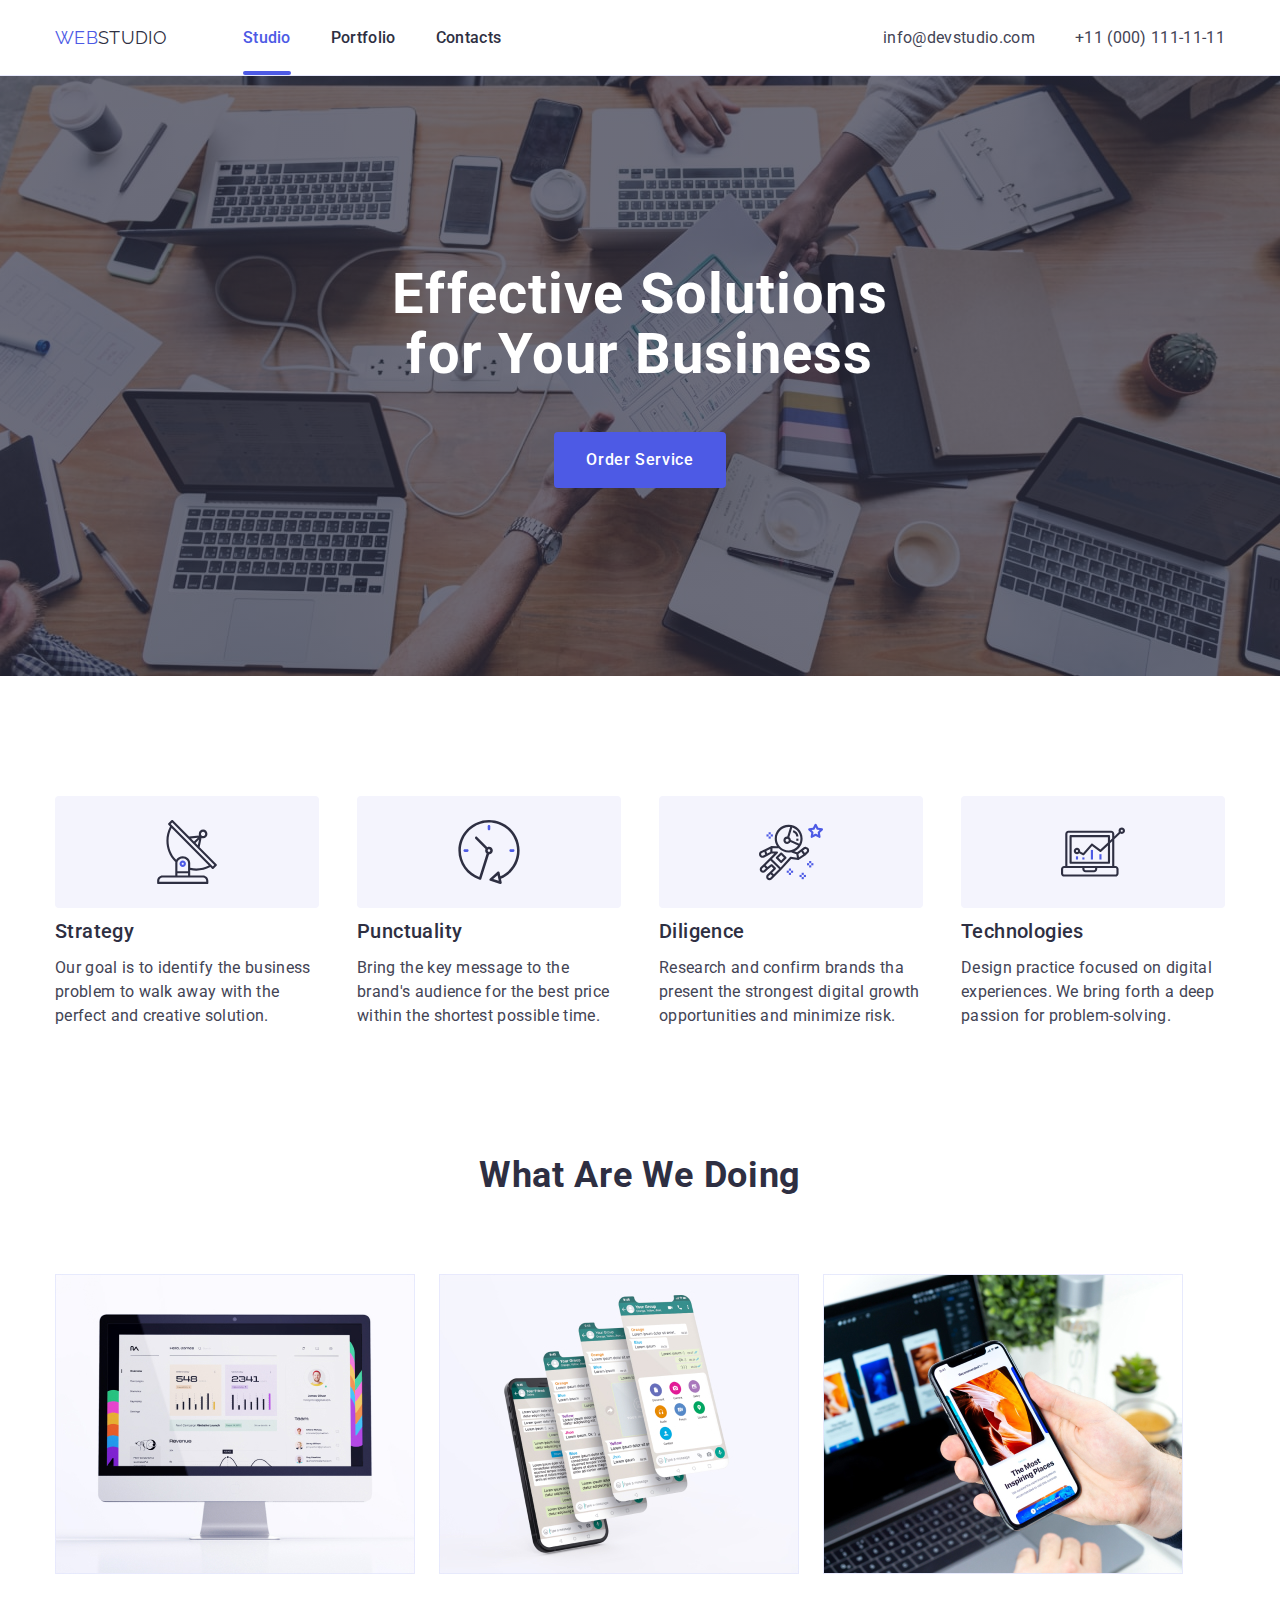
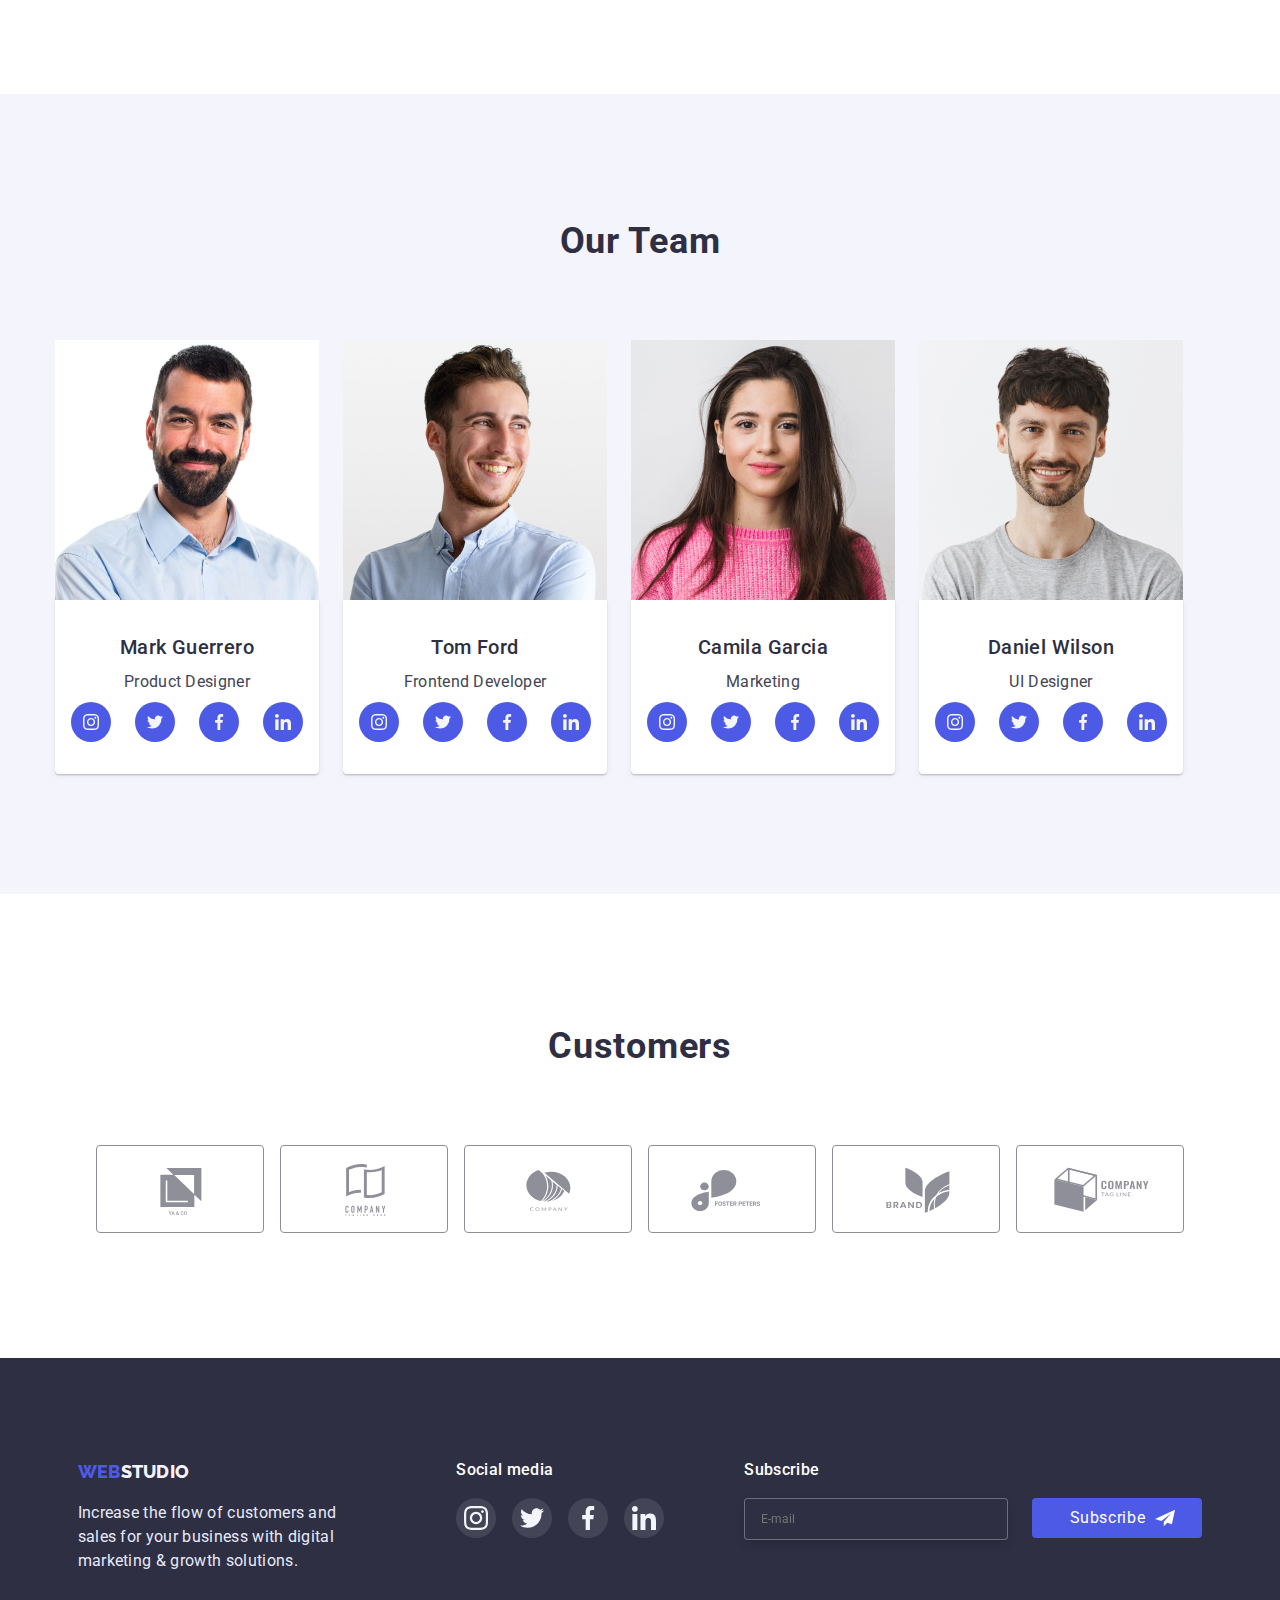
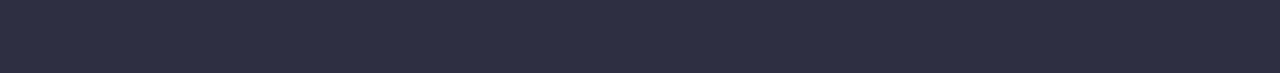
<file: index.html>
<!DOCTYPE html>
<html lang="en">
  <head>
    <meta charset="UTF-8" />
    <meta http-equiv="X-UA-Compatible" content="IE=edge" />
    <meta name="viewport" content="width=device-width, initial-scale=1.0" />
    <title>Document</title>
    <link
      href="https://fonts.googleapis.com/css2?family=Raleway:wght@800&family=Roboto:wght@400;500;700&display=swap"
      rel="stylesheet"
    />
    <link
      rel="stylesheet"
      href="https://cdnjs.cloudflare.com/ajax/libs/modern-normalize/1.1.0/modern-normalize.min.css"
    />
    <link rel="stylesheet" href="./css/style.css" />
    <link rel="stylesheet" href="./css/mobile.css" />
    <link rel="stylesheet" href="./css/tablet.css" />
    <link rel="stylesheet" href="./css/desktop.css" />
  </head>
  <body>
    <header class="page-header">
      <div class="container header-wrap">
        <nav class="header-nav">
          <a class="logo-link" href="./index.html"
            ><span class="header-web"
              >WEB<span class="header-studio">STUDIO</span></span
            >
          </a>
          <ul class="site-nav">
            <li class="item">
              <a class="link current" href="./index.html">Studio</a>
            </li>
            <li class="item">
              <a class="link" href="./portfolio.html">Portfolio</a>
            </li>
            <li class="item">
              <a class="link" href="">Contacts</a>
            </li>
          </ul>
        </nav>
        <address class="contacts-nav">
          <ul class="contacts-info">
            <li class="item">
              <a class="link" href="mailto:info@devstudio.com"
                >info@devstudio.com</a
              >
            </li>

            <li class="item">
              <a class="link" href="tel:+110001111111">+11 (000) 111-11-11</a>
            </li>
          </ul>
        </address>
        <button type="button" class="menu-open" data-menu-open>
          <svg width="32" height="22">
            <use href="./images/sprite.svg#icon-charm_menu-hamburger"></use>
          </svg>
        </button>
      </div>

      <!-- ---------------------MOBILE MENU------------------ -->

      <div class="mob-menu is-hidden" data-menu>
        <div class="container-menu container">
          <button type="button" class="menu-closed" data-menu-close>
            <svg width="8" height="8">
              <use href="./images/sprite.svg#icon-close-black"></use>
            </svg>
          </button>
          <div class="menu-links">
            <ul class="mob-list">
              <li class="mob-menu-item">
                <a class="mob-menu-link mob-current" href="./index.html"
                  >Studio</a
                >
              </li>
              <li class="mob-menu-item">
                <a class="mob-menu-link" href="./portfolio.html">Portfolio</a>
              </li>
              <li class="mob-menu-item">
                <a class="mob-menu-link" href="">Contacts</a>
              </li>
            </ul>
          </div>
          <div class="mob-menu-contacts">
            <ul class="mob-menu-contacts-list">
              <li class="mob-menu-contacts-item">
                <a class="mob-menu-tel" href="tel:+110001111111"
                  >+11 (000) 111-11-11</a
                >
              </li>
              <li class="mob-menu-contacts-item">
                <a class="mob-menu-mail" href="mailto:info@devstudio.com"
                  >info@devstudio.com</a
                >
              </li>
            </ul>
            <ul class="soc-mobile-list">
              <li class="soc-mobile-item">
                <a href="" class="soc-mobile-link">
                  <svg class="soc-mobile-icon" width="24" height="24">
                    <use href="./images/sprite.svg#icon-instagram-2"></use>
                  </svg>
                </a>
              </li>
              <li class="soc-mobile-item">
                <a href="" class="soc-mobile-link">
                  <svg class="soc-mobile-icon" width="24" height="24">
                    <use href="./images/sprite.svg#icon-twitter-1"></use>
                  </svg>
                </a>
              </li>
              <li class="soc-mobile-item">
                <a href="" class="soc-mobile-link">
                  <svg class="soc-mobile-icon" width="24" height="24">
                    <use href="./images/sprite.svg#icon-facebook-1"></use>
                  </svg>
                </a>
              </li>
              <li class="soc-mobile-item">
                <a href="" class="soc-mobile-link">
                  <svg class="soc-mobile-icon" width="24" height="24">
                    <use href="./images/sprite.svg#icon-linkedin-1"></use>
                  </svg>
                </a>
              </li>
            </ul>
          </div>
        </div>
      </div>
    </header>

    <!-- ------------herooo----------- -->

    <main>
      <section class="hero">
        <div class="container">
          <h1 class="hero-title">Effective Solutions for Your Business</h1>
          <button class="hero-button" type="button" data-modal-open>
            Order Service
          </button>
        </div>
      </section>
      <!-- -------------------feauters------------------ -->
      <section class="feauters">
        <div class="container">
          <h2 class="visually-hidden">company goals</h2>
          <ul class="feauters-list">
            <li class="feauters-item">
              <div class="feauters-box">
                <svg class="feauters-icon" width="64" height="64">
                  <use href="./images/sprite.svg#icon-antenna-1"></use>
                </svg>
              </div>
              <h3 class="feauters-title">Strategy</h3>
              <p class="feauters-text">
                Our goal is to identify the business problem to walk away with
                the perfect and creative solution.
              </p>
            </li>
            <li class="feauters-item">
              <div class="feauters-box">
                <svg class="feauters-icon" width="64" height="64">
                  <use href="./images/sprite.svg#icon-clock-1"></use>
                </svg>
              </div>
              <h3 class="feauters-title">Punctuality</h3>
              <p class="feauters-text">
                Bring the key message to the brand's audience for the best price
                within the shortest possible time.
              </p>
            </li>
            <li class="feauters-item">
              <div class="feauters-box">
                <svg class="feauters-icon" width="64" height="64">
                  <use href="./images/sprite.svg#icon-astronaut-1"></use>
                </svg>
              </div>
              <h3 class="feauters-title">Diligence</h3>
              <p class="feauters-text">
                Research and confirm brands tha present the strongest digital
                growth opportunities and minimize risk.
              </p>
            </li>
            <li class="feauters-item">
              <div class="feauters-box">
                <svg class="feauters-icon" width="64" height="64">
                  <use href="./images/sprite.svg#icon-diagram-1"></use>
                </svg>
              </div>
              <h3 class="feauters-title">Technologies</h3>
              <p class="feauters-text">
                Design practice focused on digital experiences. We bring forth a
                deep passion for problem-solving.
              </p>
            </li>
          </ul>
        </div>
      </section>

      <!--what are we doing-->

      <section class="active">
        <div class="container">
          <h2 class="active-title">What are we doing</h2>
          <ul class="active-list">
            <li>
              <img
                class="active-img"
                src="./images/computer.jpg"
                alt="screen computer"
                width="360"
                height="300"
              />
            </li>
            <li>
              <img
                class="active-img"
                src="./images/screens.jpg"
                alt="Phones"
                width="360"
                height="300"
              />
            </li>
            <li>
              <img
                class="active-img"
                src="./images/phone.jpg"
                alt=" Phone and notebook"
                width="360"
                height="300"
              />
            </li>
          </ul>
        </div>
      </section>

      <!------------------------Our team------------------------->

      <section class="team">
        <div class="container">
          <h2 class="team-title">Our Team</h2>

          <ul class="team-list">
            <li class="team-item">
              <img
                srcset="./images/mark.jpg 1x, ./images/mark-2x.jpg 2x"
                src="./images/mark.jpg"
                alt="mark"
                width="264"
                height="260"
              />
              <div class="team-card">
                <h3 class="team-heading">Mark Guerrero</h3>
                <p class="team-text">Product Designer</p>
                <ul class="soc-list">
                  <li class="soc-item">
                    <a href="" class="soc-link">
                      <svg class="soc-icon" width="16" height="16">
                        <use href="./images/sprite.svg#icon-instagram-2"></use>
                      </svg>
                    </a>
                  </li>
                  <li class="soc-item">
                    <a href="" class="soc-link">
                      <svg class="soc-icon" width="16" height="16">
                        <use href="./images/sprite.svg#icon-twitter-1"></use>
                      </svg>
                    </a>
                  </li>
                  <li class="soc-item">
                    <a href="" class="soc-link">
                      <svg class="soc-icon" width="16" height="16">
                        <use href="./images/sprite.svg#icon-facebook-1"></use>
                      </svg>
                    </a>
                  </li>
                  <li class="soc-item">
                    <a href="" class="soc-link">
                      <svg class="soc-icon" width="16" height="16">
                        <use href="./images/sprite.svg#icon-linkedin-1"></use>
                      </svg>
                    </a>
                  </li>
                </ul>
              </div>
            </li>
            <li class="team-item">
              <img
                srcset="./images/tom.jpg 1x, ./images/tom-2x.jpg 2x"
                src="./images/tom.jpg"
                alt="tom"
                width="264"
                height="260"
              />
              <div class="team-card">
                <h3 class="team-heading">Tom Ford</h3>
                <p class="team-text">Frontend Developer</p>
                <ul class="soc-list">
                  <li class="soc-item">
                    <a href="" class="soc-link">
                      <svg class="soc-icon" width="16" height="16">
                        <use href="./images/sprite.svg#icon-instagram-2"></use>
                      </svg>
                    </a>
                  </li>
                  <li class="soc-item">
                    <a href="" class="soc-link">
                      <svg class="soc-icon" width="16" height="16">
                        <use href="./images/sprite.svg#icon-twitter-1"></use>
                      </svg>
                    </a>
                  </li>
                  <li class="soc-item">
                    <a href="" class="soc-link">
                      <svg class="soc-icon" width="16" height="16">
                        <use href="./images/sprite.svg#icon-facebook-1"></use>
                      </svg>
                    </a>
                  </li>
                  <li class="soc-item">
                    <a href="" class="soc-link">
                      <svg class="soc-icon" width="16" height="16">
                        <use href="./images/sprite.svg#icon-linkedin-1"></use>
                      </svg>
                    </a>
                  </li>
                </ul>
              </div>
            </li>
            <li class="team-item">
              <img
                srcset="./images/camila.jpg 1x, ./images/camila-2x.jpg 2x"
                src="./images/camila.jpg"
                alt="camila"
                width="264"
                height="260"
              />
              <div class="team-card">
                <h3 class="team-heading">Camila Garcia</h3>
                <p class="team-text">Marketing</p>
                <ul class="soc-list">
                  <li class="soc-item">
                    <a href="" class="soc-link">
                      <svg class="soc-icon" width="16" height="16">
                        <use href="./images/sprite.svg#icon-instagram-2"></use>
                      </svg>
                    </a>
                  </li>
                  <li class="soc-item">
                    <a href="" class="soc-link">
                      <svg class="soc-icon" width="16" height="16">
                        <use href="./images/sprite.svg#icon-twitter-1"></use>
                      </svg>
                    </a>
                  </li>
                  <li class="soc-item">
                    <a href="" class="soc-link">
                      <svg class="soc-icon" width="16" height="16">
                        <use href="./images/sprite.svg#icon-facebook-1"></use>
                      </svg>
                    </a>
                  </li>
                  <li class="soc-item">
                    <a href="" class="soc-link">
                      <svg class="soc-icon" width="16" height="16">
                        <use href="./images/sprite.svg#icon-linkedin-1"></use>
                      </svg>
                    </a>
                  </li>
                </ul>
              </div>
            </li>
            <li>
              <img
                srcset="./images/daniel.jpg 1x, ./images/daniel-2x.jpg 2x"
                src="./images/daniel.jpg"
                alt="daniel"
                width="264"
                height="260"
              />
              <div class="team-card">
                <h3 class="team-heading">Daniel Wilson</h3>
                <p class="team-text">UI Designer</p>
                <ul class="soc-list">
                  <li class="soc-item">
                    <a href="" class="soc-link">
                      <svg class="soc-icon" width="16" height="16">
                        <use href="./images/sprite.svg#icon-instagram-2"></use>
                      </svg>
                    </a>
                  </li>
                  <li class="soc-item">
                    <a href="" class="soc-link">
                      <svg class="soc-icon" width="16" height="16">
                        <use href="./images/sprite.svg#icon-twitter-1"></use>
                      </svg>
                    </a>
                  </li>
                  <li class="soc-item">
                    <a href="" class="soc-link">
                      <svg class="soc-icon" width="16" height="16">
                        <use href="./images/sprite.svg#icon-facebook-1"></use>
                      </svg>
                    </a>
                  </li>
                  <li class="soc-item">
                    <a href="" class="soc-link">
                      <svg class="soc-icon" width="16" height="16">
                        <use href="./images/sprite.svg#icon-linkedin-1"></use>
                      </svg>
                    </a>
                  </li>
                </ul>
              </div>
            </li>
          </ul>
        </div>
      </section>
      <!-- -------------CUSTOMERS----------------- -->
      <section class="customers">
        <div class="container">
          <h2 class="customers-title">Customers</h2>
          <ul class="customers-list">
            <li class="customers-item">
              <a href="" class="customers-link">
                <svg class="customers-icon" width="104" height="56">
                  <use href="./images/sprite.svg#icon-Logo1"></use>
                </svg>
              </a>
            </li>
            <li class="customers-item">
              <a href="" class="customers-link">
                <svg class="customers-icon" width="104" height="56">
                  <use href="./images/sprite.svg#icon-Logo2"></use>
                </svg>
              </a>
            </li>
            <li class="customers-item">
              <a href="" class="customers-link">
                <svg class="customers-icon" width="104" height="56">
                  <use href="./images/sprite.svg#icon-Logo3"></use>
                </svg>
              </a>
            </li>
            <li class="customers-item">
              <a href="" class="customers-link">
                <svg class="customers-icon" width="104" height="56">
                  <use href="./images/sprite.svg#icon-Logo4"></use>
                </svg>
              </a>
            </li>
            <li class="customers-item">
              <a href="" class="customers-link">
                <svg class="customers-icon" width="104" height="56">
                  <use href="./images/sprite.svg#icon-Logo5"></use>
                </svg>
              </a>
            </li>
            <li class="customers-item">
              <a href="" class="customers-link">
                <svg class="customers-icon" width="104" height="56">
                  <use href="./images/sprite.svg#icon-Logo6"></use>
                </svg>
              </a>
            </li>
          </ul>
        </div>
      </section>
    </main>
    <!-- --------------------FOOTER------------------------- -->
    <footer class="page-footer">
      <div class="footer-address container">
        <div class="footer-address-link">
          <div class="logo-text">
            <a class="link footer-link" href="./index.html"
              ><span class="footer-web"
                >WEB<span class="footer-studio">STUDIO</span></span
              >
            </a>
            <p class="footer-text">
              Increase the flow of customers and <br />
              sales for your business with digital <br />
              marketing & growth solutions.
            </p>
          </div>
          <div class="footer-soc">
            <p class="footer-soc-text">Social media</p>
            <ul class="footer-soc-list">
              <li class="footer-soc-item">
                <a class="footer-soc-link" href="">
                  <svg width="24" height="24">
                    <use href="./images/sprite.svg#icon-instagram-2"></use>
                  </svg>
                </a>
              </li>
              <li class="footer-soc-item">
                <a class="footer-soc-link" href="">
                  <svg width="24" height="24">
                    <use href="./images/sprite.svg#icon-twitter-1"></use>
                  </svg>
                </a>
              </li>
              <li class="footer-soc-item">
                <a class="footer-soc-link" href="">
                  <svg width="24" height="24">
                    <use href="./images/sprite.svg#icon-facebook-1"></use>
                  </svg>
                </a>
              </li>
              <li class="footer-soc-item">
                <a class="footer-soc-link" href="">
                  <svg width="24" height="24">
                    <use href="./images/sprite.svg#icon-linkedin-1"></use>
                  </svg>
                </a>
              </li>
            </ul>
          </div>
        </div>

        <div class="subscribe-box">
          <p class="footer-soc-text">Subscribe</p>
          <form class="subscribe-form">
            <label class="subscribe-label">
              <input
                class="subscribe-input"
                type="email"
                name="email"
                placeholder="E-mail"
              />
            </label>
            <button class="subscribe-button" type="submit">Subscribe</button>
          </form>
        </div>
      </div>
    </footer>

    <!-- ------------------------BACKDROP------------------------ -->

    <div class="backdrop is-hidden" data-modal>
      <div class="modal">
        <button type="button" class="close-btn" data-modal-close>
          <svg width="8" height="8">
            <use href="./images/sprite.svg#icon-close"></use>
          </svg>
        </button>
        <p class="modal-text">Leave your contacts and we will call you back</p>
        <form class="modal-form">
          <label class="text-input" for="user">Name</label>
          <div class="input-wrap">
            <input
              class="modal-input"
              type="text"
              name="user"
              id="user"
              required
            />
            <svg class="modal-icon" width="18" height="18">
              <use href="./images/sprite.svg#icon-person-black"></use>
            </svg>
          </div>

          <label class="text-input" for="user1">Phone</label>
          <div class="input-wrap">
            <input class="modal-input" type="tel" id="user1" />
            <svg class="modal-icon" width="18" height="24">
              <use href="./images/sprite.svg#icon-phone-black"></use>
            </svg>
          </div>

          <label class="text-input" for="user2">Email</label>
          <div class="input-wrap">
            <input class="modal-input" type="email" id="user2" />
            <svg class="modal-icon" width="18" height="24">
              <use href="./images/sprite.svg#icon-email-black"></use>
            </svg>
          </div>

          <label class="text-input" for="user3">Comment</label>
          <textarea
            class="comment-textarea"
            name="comment"
            id="user3"
            placeholder="Text input"
          ></textarea>

          <div class="check-box">
            <label class="check-label" for="user4">
              <input
                class="check-input visually-hidden"
                type="checkbox"
                id="user4"
                value="true"
              />
              <p class="check-text">
                I accept the terms and conditions of the&nbsp
                <a class="agreemant" href="">Privacy Policy</a>
              </p>
            </label>
          </div>
          <button class="modal-btn" type="submit">Send</button>
        </form>
      </div>
    </div>

    <script src="./js/modal.js"></script>
    <script src="./js/menu.js"></script>
  </body>
</html>
</file>
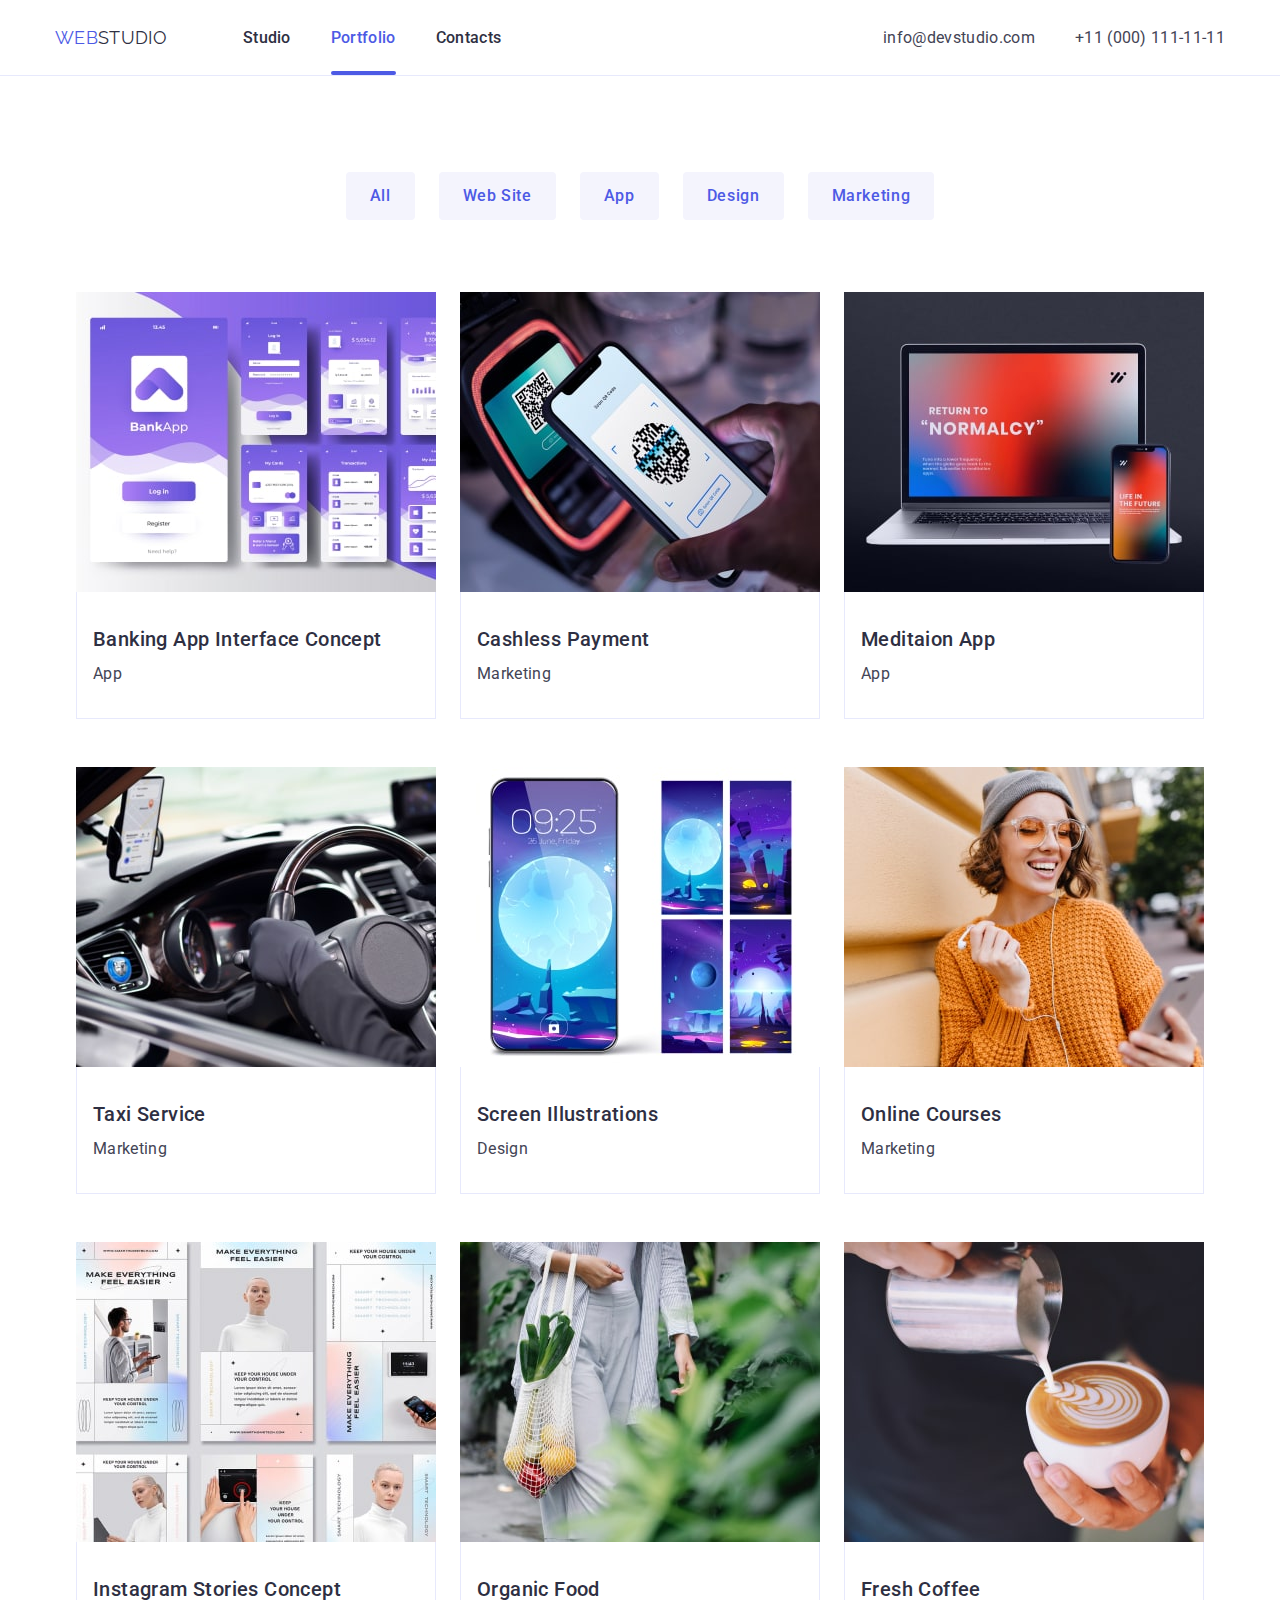
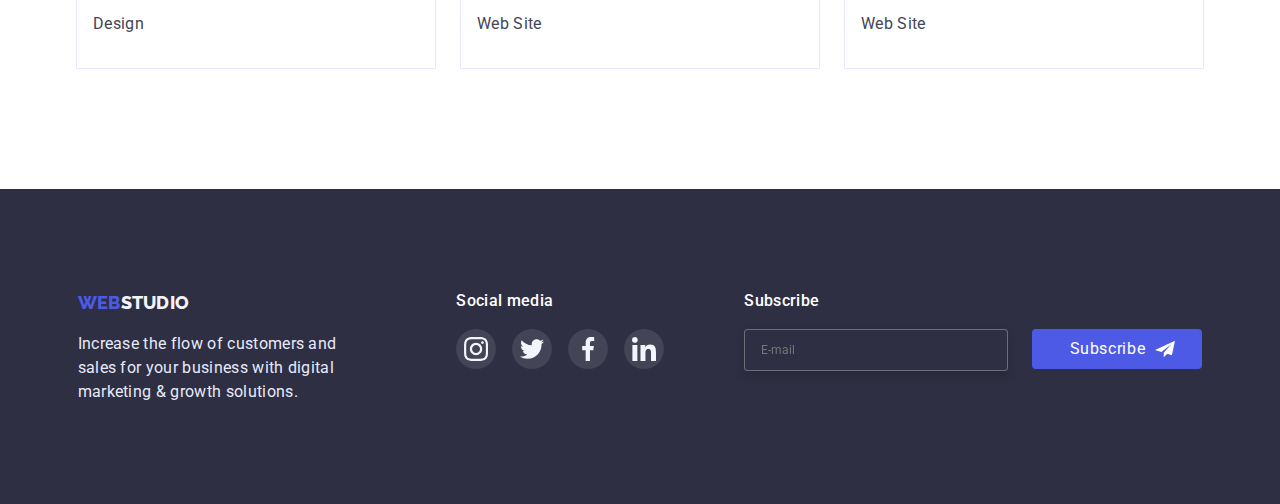
<file: portfolio.html>
<!DOCTYPE html>
<html lang="en">
  <head>
    <meta charset="UTF-8" />
    <meta http-equiv="X-UA-Compatible" content="IE=edge" />
    <meta name="viewport" content="width=device-width, initial-scale=1.0" />
    <title>Portfolio</title>
    <link
      href="https://fonts.googleapis.com/css2?family=Raleway:wght@800&family=Roboto:wght@400;500;700&display=swap"
      rel="stylesheet"
    />
    <link
      rel="stylesheet"
      href="https://cdnjs.cloudflare.com/ajax/libs/modern-normalize/1.1.0/modern-normalize.min.css"
    />
    <link rel="stylesheet" href="./css/style.css" />
    <link rel="stylesheet" href="./css/mobile.css" />
    <link rel="stylesheet" href="./css/tablet.css" />
    <link rel="stylesheet" href="./css/desktop.css" />
  </head>
  <body>
    <header class="page-header">
      <div class="container header-wrap">
        <nav class="header-nav">
          <a class="logo-link" href="./index.html"
            ><span class="header-web"
              >WEB<span class="header-studio">STUDIO</span></span
            >
          </a>
          <ul class="site-nav">
            <li class="item">
              <a class="link" href="./index.html">Studio</a>
            </li>
            <li class="item">
              <a class="link current" href="./portfolio.html">Portfolio</a>
            </li>
            <li class="item"><a class="link" href="">Contacts</a></li>
          </ul>
        </nav>
        <address class="contacts-nav">
          <ul class="contacts-info">
            <li class="item">
              <a class="link" href="mailto:info@devstudio.com"
                >info@devstudio.com</a
              >
            </li>

            <li class="item">
              <a class="link" href="tel:+110001111111">+11 (000) 111-11-11</a>
            </li>
          </ul>
        </address>
        <button type="button" class="menu-open" data-menu-open>
          <svg width="32" height="22">
            <use href="./images/sprite.svg#icon-charm_menu-hamburger"></use>
          </svg>
        </button>
      </div>

      <!-- ---------------------MOBILE MENU------------------ -->

      <div class="mob-menu is-hidden" data-menu>
        <div class="container-menu container">
          <button type="button" class="menu-closed" data-menu-close>
            <svg width="8" height="8">
              <use href="./images/sprite.svg#icon-close-black"></use>
            </svg>
          </button>
          <div class="menu-links">
            <ul class="mob-list">
              <li class="mob-menu-item">
                <a class="mob-menu-link" href="./index.html">Studio</a>
              </li>
              <li class="mob-menu-item">
                <a
                  class="mob-menu-link mob-current"
                  href="./portfolio.html mob-current"
                  >Portfolio</a
                >
              </li>
              <li class="mob-menu-item">
                <a class="mob-menu-link" href="">Contacts</a>
              </li>
            </ul>
          </div>
          <div class="mob-menu-contacts">
            <ul class="mob-menu-contacts-list">
              <li class="mob-menu-contacts-item">
                <a class="mob-menu-tel" href="tel:+110001111111"
                  >+11 (000) 111-11-11</a
                >
              </li>
              <li class="mob-menu-contacts-item">
                <a class="mob-menu-mail" href="mailto:info@devstudio.com"
                  >info@devstudio.com</a
                >
              </li>
            </ul>
            <ul class="soc-mobile-list">
              <li class="soc-mobile-item">
                <a href="" class="soc-mobile-link">
                  <svg class="soc-mobile-icon" width="24" height="24">
                    <use href="./images/sprite.svg#icon-instagram-2"></use>
                  </svg>
                </a>
              </li>
              <li class="soc-mobile-item">
                <a href="" class="soc-mobile-link">
                  <svg class="soc-mobile-icon" width="24" height="24">
                    <use href="./images/sprite.svg#icon-twitter-1"></use>
                  </svg>
                </a>
              </li>
              <li class="soc-mobile-item">
                <a href="" class="soc-mobile-link">
                  <svg class="soc-mobile-icon" width="24" height="24">
                    <use href="./images/sprite.svg#icon-facebook-1"></use>
                  </svg>
                </a>
              </li>
              <li class="soc-mobile-item">
                <a href="" class="soc-mobile-link">
                  <svg class="soc-mobile-icon" width="24" height="24">
                    <use href="./images/sprite.svg#icon-linkedin-1"></use>
                  </svg>
                </a>
              </li>
            </ul>
          </div>
        </div>
      </div>
    </header>

    <main>
      <section class="portfolio">
        <div class="container">
          <ul class="buttons">
            <li class="buttons-item">
              <button class="buttons-list" type="button">All</button>
            </li>
            <li class="buttons-item">
              <button class="buttons-list" type="button">Web Site</button>
            </li>
            <li class="buttons-item">
              <button class="buttons-list" type="button">App</button>
            </li>
            <li class="buttons-item">
              <button class="buttons-list" type="button">Design</button>
            </li>
            <li class="buttons-item">
              <button class="buttons-list" type="button">Marketing</button>
            </li>
          </ul>

          <h1 class="visually-hidden">portfolio</h1>
          <h2 class="visually-hidden">portfolio works</h2>
          <ul class="potfolio-list">
            <li class="portfolio-item">
              <a class="portfolio-link" href="">
                <div class="overlay">
                  <img
                    src="./images/bankapp.jpg"
                    alt="app"
                    width="360"
                    height="300"
                  />

                  <p class="overlay-text">
                    14 Stylish and User-Friendly App Design Concepts · Task
                    Manager App · Calorie Tracker App · Exotic Fruit Ecommerce
                    App · Cloud Storage App
                  </p>
                </div>
                <div class="portfolio-card">
                  <h3 class="portfolio-title">Banking App Interface Concept</h3>
                  <p class="portfolio-text">App</p>
                </div>
              </a>
            </li>
            <li class="portfolio-item">
              <a class="portfolio-link" href="">
                <div class="overlay">
                  <img
                    src="./images/payment.jpg"
                    alt="cashless"
                    width="360"
                    height="300"
                  />

                  <p class="overlay-text">
                    14 Stylish and User-Friendly App Design Concepts · Task
                    Manager App · Calorie Tracker App · Exotic Fruit Ecommerce
                    App · Cloud Storage App
                  </p>
                </div>
                <div class="portfolio-card">
                  <h3 class="portfolio-title">Cashless Payment</h3>
                  <p class="portfolio-text">Marketing</p>
                </div>
              </a>
            </li>
            <li class="portfolio-item">
              <a class="portfolio-link" href="">
                <div class="overlay">
                  <img
                    src="./images/meditaion.jpg"
                    alt="computer"
                    width="360"
                    height="300"
                  />

                  <p class="overlay-text">
                    14 Stylish and User-Friendly App Design Concepts · Task
                    Manager App · Calorie Tracker App · Exotic Fruit Ecommerce
                    App · Cloud Storage App
                  </p>
                </div>
                <div class="portfolio-card">
                  <h3 class="portfolio-title">Meditaion App</h3>
                  <p class="portfolio-text">App</p>
                </div>
              </a>
            </li>
            <li class="portfolio-item">
              <a class="portfolio-link" href="">
                <div class="overlay">
                  <img
                    src="./images/taxiservice.jpg"
                    alt="taxi"
                    width="360"
                    height="300"
                  />

                  <p class="overlay-text">
                    14 Stylish and User-Friendly App Design Concepts · Task
                    Manager App · Calorie Tracker App · Exotic Fruit Ecommerce
                    App · Cloud Storage App
                  </p>
                </div>
                <div class="portfolio-card">
                  <h3 class="portfolio-title">Taxi Service</h3>
                  <p class="portfolio-text">Marketing</p>
                </div>
              </a>
            </li>
            <li class="portfolio-item">
              <a class="portfolio-link" href="">
                <div class="overlay">
                  <img
                    src="./images/screen-ilustration.jpg"
                    alt="screen"
                    width="360"
                    height="300"
                  />

                  <p class="overlay-text">
                    14 Stylish and User-Friendly App Design Concepts · Task
                    Manager App · Calorie Tracker App · Exotic Fruit Ecommerce
                    App · Cloud Storage App
                  </p>
                </div>
                <div class="portfolio-card">
                  <h3 class="portfolio-title">Screen Illustrations</h3>
                  <p class="portfolio-text">Design</p>
                </div>
              </a>
            </li>
            <li class="portfolio-item">
              <a class="portfolio-link" href="">
                <div class="overlay">
                  <img
                    src="./images/online-courses.jpg"
                    alt="girl"
                    width="360"
                    height="300"
                  />

                  <p class="overlay-text">
                    14 Stylish and User-Friendly App Design Concepts · Task
                    Manager App · Calorie Tracker App · Exotic Fruit Ecommerce
                    App · Cloud Storage App
                  </p>
                </div>
                <div class="portfolio-card">
                  <h3 class="portfolio-title">Online Courses</h3>
                  <p class="portfolio-text">Marketing</p>
                </div>
              </a>
            </li>
            <li class="portfolio-item">
              <a class="portfolio-link" href="">
                <div class="overlay">
                  <img
                    src="./images/inst-stories.jpg"
                    alt="stories"
                    width="360"
                    height="300"
                  />

                  <p class="overlay-text">
                    14 Stylish and User-Friendly App Design Concepts · Task
                    Manager App · Calorie Tracker App · Exotic Fruit Ecommerce
                    App · Cloud Storage App
                  </p>
                </div>
                <div class="portfolio-card">
                  <h3 class="portfolio-title">Instagram Stories Concept</h3>
                  <p class="portfolio-text">Design</p>
                </div>
              </a>
            </li>
            <li class="portfolio-item">
              <a class="portfolio-link" href="">
                <div class="overlay">
                  <img
                    src="./images/organic-food.jpg"
                    alt="fruit"
                    width="360"
                    height="300"
                  />

                  <p class="overlay-text">
                    14 Stylish and User-Friendly App Design Concepts · Task
                    Manager App · Calorie Tracker App · Exotic Fruit Ecommerce
                    App · Cloud Storage App
                  </p>
                </div>
                <div class="portfolio-card">
                  <h3 class="portfolio-title">Organic Food</h3>
                  <p class="portfolio-text">Web Site</p>
                </div>
              </a>
            </li>
            <li class="portfolio-item">
              <a class="portfolio-link" href="">
                <div class="overlay">
                  <img
                    src="./images/fresh-coffee.jpg"
                    alt="cofee"
                    width="360"
                    height="300"
                  />

                  <p class="overlay-text">
                    14 Stylish and User-Friendly App Design Concepts · Task
                    Manager App · Calorie Tracker App · Exotic Fruit Ecommerce
                    App · Cloud Storage App
                  </p>
                </div>
                <div class="portfolio-card">
                  <h3 class="portfolio-title">Fresh Coffee</h3>
                  <p class="portfolio-text">Web Site</p>
                </div>
              </a>
            </li>
          </ul>
        </div>
      </section>
    </main>

    <!-- --------------------FOOTER------------------------- -->
    <footer class="page-footer">
      <div class="footer-address container">
        <div class="footer-address-link">
          <div class="logo-text">
            <a class="link footer-link" href="./index.html"
              ><span class="footer-web"
                >WEB<span class="footer-studio">STUDIO</span></span
              >
            </a>
            <p class="footer-text">
              Increase the flow of customers and <br />
              sales for your business with digital <br />
              marketing & growth solutions.
            </p>
          </div>
          <div class="footer-soc">
            <p class="footer-soc-text">Social media</p>
            <ul class="footer-soc-list">
              <li class="footer-soc-item">
                <a class="footer-soc-link" href="">
                  <svg width="24" height="24">
                    <use href="./images/sprite.svg#icon-instagram-2"></use>
                  </svg>
                </a>
              </li>
              <li class="footer-soc-item">
                <a class="footer-soc-link" href="">
                  <svg width="24" height="24">
                    <use href="./images/sprite.svg#icon-twitter-1"></use>
                  </svg>
                </a>
              </li>
              <li class="footer-soc-item">
                <a class="footer-soc-link" href="">
                  <svg width="24" height="24">
                    <use href="./images/sprite.svg#icon-facebook-1"></use>
                  </svg>
                </a>
              </li>
              <li class="footer-soc-item">
                <a class="footer-soc-link" href="">
                  <svg width="24" height="24">
                    <use href="./images/sprite.svg#icon-linkedin-1"></use>
                  </svg>
                </a>
              </li>
            </ul>
          </div>
        </div>

        <div class="subscribe-box">
          <p class="footer-soc-text">Subscribe</p>
          <form class="subscribe-form">
            <label class="subscribe-label">
              <input
                class="subscribe-input"
                type="email"
                name="email"
                placeholder="E-mail"
              />
            </label>
            <button class="subscribe-button" type="submit">Subscribe</button>
          </form>
        </div>
      </div>
    </footer>

    <script src="./js/modal.js"></script>
    <script src="./js/menu.js"></script>
  </body>
</html>
</file>
<file: css/style.css>
.visually-hidden {
    position: absolute;
    width: 1px;
    height: 1px;
    margin: -1px;
    border: 0;
    padding: 0;

    white-space: nowrap;
    clip-path: inset(100%);
    clip: rect(0 0 0 0);
    overflow: hidden;
}
.is-hidden {
    position: absolute;
    width: 1px;
    height: auto;
    margin: 0;
    border: 0;
    padding: 0;

    white-space: nowrap;
    
    clip: rect(0 0 0 0);
    overflow: hidden;
}

:root {
   --background-color:#FFFFFF;
   --basic-color: #2E2F42;
   --secondary-color: #434455;
   --color-iris: #4D5AE5;
   --color-cloud: #F4F4FD;
   --font-basic: 'Roboto', sans-serif;
   --font-secondary: 'Raleway', sans-serif;
   --background-icon: rgba(64, 75, 191, 1);
   --timing-function: cubic-bezier(0.4, 0, 0.2, 1);
   --overlay-color: rgba(77, 90, 229, 1)

   
}

body {
    background-color: var(--background-color);
    color: var(--basic-color);
    font-family: var(--font-basic);
    font-size: 16px;
    letter-spacing: 0.02em;
    
}
a {
    text-decoration: none;
}
ul,ol  {
    list-style: none;
    margin-top: 0;
    margin-bottom: 0;
    padding-left: 0;
}
h1,h2,h3,h4,p {
    margin-top: 0;
    margin-bottom: 0;
}
button{
    cursor: pointer;
    font-family: inherit;
}
img {
    display: block;
    
}
.container {
    margin-bottom: 0;
    margin-top: 0;
    margin-right: auto;
    margin-left: auto;
    
    padding-left: 15px;
    padding-right: 15px;
   
}

 /* ------------------------site header -----------------*/
 

.page-header {
    position: relative;
    height: 70px;
}
  
  .header-wrap {
    display: flex;
    align-items: center;
  }
.header-nav {
    display: flex;
    align-items: center;
}
     
   
 .logo-link {
    
    font-family: var(--font-secondary);
    font-size: 18px;
    line-height: 1.5;
    padding: 24px 0;
 }
 .header-web {
    color: var(--color-iris);
 }
 .header-studio {
    color: var(--basic-color)

 }
 /* ------------------main-nav---------------- */
 

 .site-nav {
    display: none;
   
 }
 

 .contacts-info {
    display: none
 }
 

  .menu-open {
    position: absolute;
    right: 16px;
    top: 50%;
    transform: translateY(-50%);
    
    stroke: black;
    border-color: transparent;
    background-color: transparent;
    
  }
/* -----------------------MOBILE MENU----------- */
    .container {
        width: 100%;
        padding-left: 16px;
        padding-right: 16px;
        height: 100%;
    }    
    .container-menu {
        position: relative;
        padding-top: 24px;
        padding-bottom: 40px;
    }

    .mob-menu {
        /* opacity: 0; */
        position: fixed;
        /* z-index: 10; */
        top: 0;
        width: 100%;
        height: 100%;
        background-color: var(--background-color);
    }
    /* .mob-menu-link.current {
        color: var(--color-iris);
    } */

    

    .mob-menu > .container {
        height: 100%;
        display: flex;
        flex-direction: column;
        justify-content: space-between;
        overflow-y: auto;
    }

    .menu-closed {
        position: absolute;
        top: 24px;
        right: 24px;
        padding: 0;
    
        
        
        width: 24px;
        height: 24px;
        background: #E7E9FC;
        border: 1px solid rgba(0, 0, 0, 0.1);
        border-radius: 50%;
    
        display: flex;
        align-items: center;
        justify-content: center;

        /* margin-bottom: 32px; */
    
        
    }
    .mob-list {
        padding-left: 40px;
        margin-top: 32px;
        

    }

    
    .mob-menu-item:not(:last-child) {
        margin-bottom: 40px;
       
    }

    .mob-menu-link {
        font-weight: 700;
        font-size: 36px;
        line-height: calc(40 / 36);
        letter-spacing: 0.02em;
        text-transform: capitalize;
        color: #2E2F42;
    }

  
    .mob-menu-contacts-list {
        padding-left: 40px;
    }
    .mob-menu-contacts-item {
        margin-bottom: 48px;
    }

    .mob-menu-tel {
        font-weight: 700;
        font-size: 36px;
        line-height: calc(40 / 36);
        letter-spacing: 0.02em;
        text-transform: capitalize;
        color: #4D5AE5;
        
    }

    .mob-menu-mail {

        font-weight: 500;
        font-size: 20px;
        line-height: calc(24 / 20);
        letter-spacing: 0.02em;
        color: #434455;
    }
    .soc-mobile-list {
        width: 100%;
        display: flex;
        gap: 56px;
        justify-content: center;

    }
    .soc-mobile-item {
        width: 40px;
        height: 40px;
        border-radius: 50%;
        
        background-color: var(--color-iris);

    }
    .soc-mobile-link {
        width: 100%;
        height: 100%;
        display: flex;
        justify-content: center;
        align-items: center;

    }
    
    .mob-menu-link.mob-current {
        color: var(--color-iris);
    }
    
   

 /* -------------section hero-------------- */
 .container {
    padding-left: 15px;
    padding-right: 15px;
 }
 
 .hero {
    background-color: var(--basic-color);
    /* padding: 188px 0 188px 0; */
    padding: 112px 0;

    height: 432px;
    max-width: 1440px;
    margin-left: auto;
    margin-right: auto;
    background-image: linear-gradient(rgba(46, 47, 66, 0.7),rgba(46, 47, 66, 0.7)),
    url(../images/bg-mob.jpg);
    background-size: cover;
    background-position: center;
    background-repeat: no-repeat;
    }

    @media (min-device-pixel-ratio: 2),
     (min-resolution: 192dpi),
     (min-resolution: 2dppx) {
        .hero {
            background-image: linear-gradient(rgba(46, 47, 66, 0.7), rgba(46, 47, 66, 0.7)),
            url(../images/bg-mob-2x.jpg);
            

        }
    }
    

 



 .hero-title {
    color: var(--background-color);

    font-weight: 700;
    font-size: 36px;
    line-height: calc(40 /36);
    text-align: center;
    letter-spacing: 0.02em;
    /* width: 500px; */
    /* width: 320px; */
    max-width: 320px;
    margin: 0 auto 72px;
    
    
 }

 .hero-button {
    background-color: var(--color-iris);
    border: none;
    color: #ffffff;

    font-weight: 500;
    font-size: 16px;
    line-height: 1.5;
    letter-spacing: 0.04em;

    
    display: block;
    margin: 0 auto;
    border-radius: 4px;
    padding: 16px 32px;

    transition-timing-function: var(--timing-function);
    transition-duration: 250ms;
    transition-property: background-color;
 }
 .hero-button:hover,
 .hero-button:focus {
    background-color: #404BBF;
 }
 /* ------------feauters section -----------*/


 /* ----------------svg img--------------- */
 .icon-list {
    display: flex;
    justify-content: center;
    gap: 24px;
    margin-bottom: 8px;
 }


 .feauters-icon {
    display: block;
    width: 64px;
    height: 64px;
    display: block;
 }
.feauters-box {
    display: none;
    width: 264px;
    height: 112px;
    background: #F4F4FD;
    border-radius: 4px;
    /* display: flex; */
    align-items: center;
    justify-content: center;
    margin-bottom: 8px;

}
/* .feauters-list {
    display: flex;
    flex-direction: column;
    gap: 72px;
} */

 .feauters-item {
    /* width: 100%; */
 }

 .feauters-item:not(:last-child) {
    /* margin-bottom: 72px; */
 }
 .feauters-title {
    color: var(--basic-color);
    font-weight: 700;
    font-size: 36px;
    line-height: 1.5;
    letter-spacing: 0.02em;
    align-items: center;
    text-align: center;

    margin-bottom: 8px;
    color: #2E2F42;
    

 }
 .feauters-text {
    color: var(--secondary-color);
    font-weight: 500;
    font-size: 16px;
    line-height: calc(24 / 16);
    letter-spacing: 0.02em;
    width: 100%;

 }
 .feauters {
    padding-top: 96px;
    padding-bottom: 96px;
 }

 /* --------------active --------------------*/

 /* .active {
     display: none;
 } */


 

/*------------------- our team -----------------------*/
.team {
    background-color: var(--color-cloud);
    padding-top: 96px;
    padding-bottom: 115px;
}
.team-title {
    color: var(--basic-color);

    font-weight: 700;
    font-size: 36px;
    line-height: 1.5;
    letter-spacing: 0.02em;
    text-align: center;

    margin-bottom: 72px;
}
.team-heading {
    color: var(--basic-color);

    font-weight: 500;
    font-size: 20px;
    line-height: 1.5;
    letter-spacing: 0.02em;
    
    margin-bottom: 8px;
        
    }
.team-text {
    color: var(--secondary-color);
    line-height: 1.5;
    margin-bottom: 8px;
    
    

}
/* .team-item:not(:last-child) {
    margin-bottom: 72px;
} */

.team-card {
    background-color: var(--background-color);
    box-shadow: 0px 1px 6px rgba(46, 47, 66, 0.08), 0px 1px 1px rgba(46, 47, 66, 0.16), 0px 2px 1px rgba(46, 47, 66, 0.08);
    text-align: center;
    width: 264px;
    padding: 32px 0;
    border-radius: 0px 0px 4px 4px;
}


.team-item {
    max-width: 450px;
    margin-bottom: 72px;
    
}
.soc-list {
    display: flex;
    justify-content: center;
    gap: 24px;
}

.soc-item {
    width: 40px;
    height: 40px;
}

.soc-link {
    width: 100%;
    height: 100%;
    border-radius: 50%;
    display: flex;
    justify-content: center;
    align-items: center;
    background-color: var(--color-iris);

    transition-timing-function: var(--timing-function);
    transition-duration: 250ms;
    transition-property: background-color;
}
.soc-link:hover,
.soc-link:focus {
    background-color: #404BBF;
}

/* ---------------CUSTOMERS -----------------*/
.customers {
    padding-top: 96px;
    padding-bottom: 96px;
}
.customers-title {
    color: var(--basic-color);
    
    font-weight: 700;
    font-size: 36px;
    line-height: 1.5;
    letter-spacing: 0.02em;
    text-align: center;

    margin-bottom: 72px;
}

.customers-list {
    display: flex;
    flex-wrap: wrap;
    gap: 72px 16px;
   

}

.customers-item {
    display: inline-block;
    width: calc((100% - 16px) / 2);
    height: 88px;


}

.customers-link {
    display: inline-block;

    width: 100%;
    height: 100%;
    color: #8E8F99;
    border: 1px solid currentColor;
    border-radius: 4px;

    display: flex;
    justify-content: center;
    align-items: center;

    transition-timing-function: var(--timing-function);
    transition-duration: 250ms;
    transition-property: color;
}
.customers-link:is(:hover, :focus) {
    color: #404BBF;
}


.customers-icon {
    fill: currentColor;
}

/* -----------PORTFOLIO-------------- */
.mob-menu {
    z-index: 10;
}

.page-header {
    border-bottom: 1px solid #E7E9FC;
}

.portfolio {
    padding-top: 48px;
    padding-bottom: 48px;
}
.buttons {

    display: flex;
    flex-wrap: wrap;
    justify-content: start;
    gap: 16px 0;
    margin-bottom: 48px;
    /* justify-content: center;
    margin-bottom: 72px; */
    
    
}
.buttons-item:not(:last-child) {
    margin-right: 24px;
}

.buttons-list {
    background-color: var(--color-cloud);
    color: var(--color-iris);

    font-weight: 500;
    font-size: 16px;
    line-height: 1.5;
    letter-spacing: 0.04em;
    font-family: var(--font-basic);
    border-radius: 4px;
    border: none;

    padding: 12px 24px;

    transition-timing-function: var(--timing-function);
    transition-duration: 250ms;
    transition-property: box-shadow, background-color, color;
    
    
    
}
.buttons-list:hover,
.buttons-list:focus {
    background-color: #404BBF;
    color: #FFFFFF;
    box-shadow: 2px 2px 5px 2px rgba(0, 0, 0, 0.145);
}

.potfolio-list {
    display: flex;
    flex-wrap: wrap;
    justify-content: center;
    
}


.portfolio-item {
    
    width: 360px;
    /* margin-right: 24px; */
    /* margin-bottom: 48px; */
}

.portfolio-item:not(:last-child) {
    margin-bottom: 48px;

}



.portfolio-link {
    position: relative;
    display: block;
    transition-timing-function: var(--timing-function);
    transition-duration: 250ms;
    transition-property: box-shadow;
}
.portfolio-link:is(:hover, :focus) {
    box-shadow: 0px 10px 10px rgba(46, 47, 66, 0.08), 0px 1px 1px rgba(46, 47, 66, 0.16), 0px 2px 1px rgba(46, 47, 66, 0.08);
    
}

.overlay {
    position: relative;
    overflow: hidden;
}

.overlay-text {
    position: absolute;
    top: 0;
    left: 0;

    font-weight: 400;
    font-size: 16px;
    line-height: 1.5;
    letter-spacing: 0.02em;
    color: rgba(244, 244, 253, 1);
    background-color: rgba(77, 90, 229, 0.9);
    height: 100%;

    transform: translateY(100%);
    transition-timing-function: var(--timing-function);
    transition-duration: 250ms;
    transition-property: transform;

    padding: 40px 32px 164px;
}
.portfolio-link:is(:hover,:focus) .overlay-text {
    transform: translateY(0);
}



/* .portfolio-item:nth-child(3n) {
    margin-right: 0;
} */
/* .portfolio-item:nth-last-child(-n + 3) {
    margin-bottom: 0;
} */

.portfolio-title {
color: var(--basic-color);
font-weight: 500;
font-size: 20px;
line-height: 1.5;
letter-spacing: 0.02em;

}

.portfolio-text {
 
    line-height: 1.5;
    color: var(--secondary-color);
    margin-top: 8px;
   
}
.portfolio-card {
    border: 1px solid #E7E9FC;
    padding: 32px 16px;
    border-top: 0;
}


/* ---------------FOOTER--------------- */

.footer-address .container {
    width: 428px;
    padding: 0 15px;    
    margin: 0 auto;
}
.page-footer {
    background-color: var(--basic-color);
    padding: 95px 0;
    
   /* padding-top: 96px;
   padding-bottom: 96px; */
   
    
}
.footer-address-link {
    /* padding-top: 96px; */
}
.page-footer .link {
    font-family: var(--font-secondary);
    font-weight: 800;
    font-size: 18px;
    line-height: 1.5;
    
}
.logo-text {
    /* width: 268px; */
    /* margin-bottom: 72px; */
    margin: 0 auto 72px;
    
}

.footer-link {
    display: block;
    text-align: center;
}

.footer-web {
    color: var(--color-iris);
}
.footer-studio {
    color: var(--color-cloud);
    
}
.footer-text {
    color: #E7E9FC;

    font-weight: 400;
    font-size: 16px;
    letter-spacing: 0.02em;
    line-height: 1.5;
    margin-top: 16px;
}
.footer-soc-text {
    font-weight: 500;
    font-size: 16px;
    line-height: 1.5;
    letter-spacing: 0.02em;
    color: #FFFFFF;
    text-align: center;

    margin-bottom: 16px;

}
.footer-address {
    /* display: flex; */

}
.footer-soc {
    text-align: center;
}
.footer-soc-list {
    display: flex;
    justify-content: center;
    gap: 16px;
    margin-bottom: 72px;
   
}
.footer-text {
    text-align: start;
}

.footer-soc-item {
    width: 40px;
    height: 40px;
}

.footer-soc-link {
    display: inline-block;
    width: 100%;
    height: 100%;
    border-radius: 50%;
    background-color: rgba(255, 255, 255, 0.1);
    display: flex;
    justify-content: center;
    align-items: center;

    transition-property: background-color;
    transition-timing-function: var(--timing-function);
    transition-duration: 250ms;
    
    
    
}
.footer-soc-link:is(:hover, :focus) {
    background-color: #31D0AA;
}

.subscribe-box {
    /* margin-left: 80px; */

}

.subscribe-form {
    /* display: flex;
    gap: 24px; */

}

/* .subscribe-label {
    
} */
.subscribe-input {
    display: block;
    width: 100%;

    padding-top: 8px;
    padding-bottom: 8px;
    padding-left: 16px;
    padding-right: auto;
    margin-bottom: 16px;

    font-weight: 400;
    font-size: 12px;
    line-height: 2;


    border: 1px solid rgba(255, 255, 255, 0.3);
    filter: drop-shadow(0px 4px 4px rgba(0, 0, 0, 0.15));
    border-radius: 4px;
    background-color: rgba(46, 47, 66, 1);
    color: rgba(255, 255, 255, 0.6);

}

.subscribe-button {
    display: flex;
    justify-content: center;
    align-items: center;
    width: 170px;
    height: 40px;

    padding: 8px 10px 8px 24px;
    margin: 0 auto;

    letter-spacing: 0.04em;
    color: #FFFFFF;

    
    background-color: #4D5AE5;
    border-radius: 4px;
    border: none;

    transition-timing-function: var(--timing-function);
    transition-duration: 250ms;
    transition-property: background-color;
}

.subscribe-button::after {
    content: "";
    display: block;
    width: 24px;
    height: 20px;
    background-image: url(../images/Frame.svg);
    background-size: contain;
    background-repeat: no-repeat;
    margin-left: 10px;

}

.subscribe-button:is(:hover, :focus) {
    background-color: #404BBF;

}


/* -------------------------BACKDROP-------------------- */



.backdrop {
    position: fixed;
    top: 0;
    left: 0;
    width: 100%;
    height: 100%;
    background-color:rgba(46, 47, 66, 0.4);

    transition-timing-function: var(--timing-function);
    transition-duration: 250ms;
    transition-property: opacity,transform;
}

.backdrop.is-hidden {
    opacity: 0;
    pointer-events: none;
}
.modal {
    position: absolute;
    top: 50%;
    left: 50%;
    transform: translate(-50%, -50%);
    background-color: rgba(252, 252, 252, 1);
    padding: 72px 24px 24px;

    width: 95%;
    max-width: 392px;
    max-height: 586px;
    /* overflow: scroll; */

}

.close-btn {
    position: absolute;
    top: 24px;
    right: 24px;
    padding: 0;

    width: 24px;
    height: 24px;
    background: #E7E9FC;
    border: 1px solid rgba(0, 0, 0, 0.1);
    border-radius: 50%;
    
    display: flex;
    align-items: center;
    justify-content: center;

    transition-timing-function: var(--timing-function);
    transition-duration: 250ms;
    transition-property: background-color, fill;

    
    
}
.close-btn:is(:hover, :focus) {
   
    background-color: rgba(64, 75, 191, 1);
    fill: #ffffff;
    
}

.modal-text {
    display:block;

    
    font-weight: 500;
    font-size: 16px;
    line-height: 1.5;
    text-align: center;
    letter-spacing: 0.02em;
    color: #2E2F42;

    margin-top: 0;
    margin-bottom: 16px;

}

.input-wrap {
    position: relative;
}
.modal-input {
    display: inline-block;
    width: 100%;
    height: 40px;
   

    font-size: 13px;
    line-height: 1.5;
    letter-spacing: 0.02em;
    color: black;
    

    border: 1px solid rgba(33, 33, 33, 0.2);
    border-radius: 4px;
    outline: transparent;

    padding-left: 38px;
    transition-property: border-color;
}

.modal-input:focus {

border-color: rgba(77, 90, 229, 1);

}

.modal-input:focus + .modal-icon {

fill: rgba(77, 90, 229, 1);
}

.text-input {
    display: block;
    /* position: relative; */
    margin-bottom: 4px;
    margin-top: 8px;

    font-weight: 400;
    font-size: 12px;
    line-height: 1.16;
    letter-spacing: 0.04em;
    color: #8E8F99;
}

.text-input:first-child {
    margin-top: 0;
}

.modal-icon {
    position: absolute;
    top: 50%;
    left: 16px;
    transform: translateY(-50%);
    transition-property: fill;
    
}
.comment-textarea {
    resize: none;
    outline: transparent;

    width: 100%;
    min-height: 120px;
    border: 1px solid rgba(33, 33, 33, 0.2);
    border-radius: 4px;
    

    font-size: 13px;
    line-height: 1.5;
    letter-spacing: 0.02em;
    color: black;

    padding-top: 8px;
    padding-left: 16px;
    margin-bottom: 16px;
    
}

.comment-textarea:focus {

    border-color: rgba(77, 90, 229, 1);
}


.comment-textarea::placeholder {
    font-weight: 400;
    font-size: 12px;
    line-height: 1.16;
    letter-spacing: 0.04em;
    color: rgba(117, 117, 117, 0.5);
}



.check-box {
    display: flex;
    margin-top: 0;
    margin-bottom: 24px;
}


.check-text::before {
    content: "";
    
    width: 16px;
    height: 16px;
    border: 1.25px solid #2E2F42;
    border-radius: 2px;
    margin-right: 8px;
    
    
}


.check-input:checked + .check-text::before {

    background-color: rgba(64, 75, 191, 1);
    background-image: url(../images/Vector.svg);
    background-position: center;
    background-repeat: no-repeat;
    border: transparent;

}

.check-text {
    display: flex;
    align-items: center;
    justify-content: center;

    font-weight: 400;
    font-size: 12px;
    line-height: 14px;
    letter-spacing: 0.04em;
    color: #757575;
}
.agreemant {
    text-decoration: underline;
    color: #4D5AE5;
}

.modal-btn {
    display: block;
    padding: 16px 32px;
    margin: 0 auto;
    
    min-width: 169px;
    /* height: 56px; */
    background: var(--color-iris);
    
    border-radius: 4px;
    border: none;

    color: #FFFFFF;
    font-weight: 500;
    font-size: 16px;
    line-height: 1.5;

    transition-timing-function: var(--timing-function);
    transition-duration: 250ms;
    transition-property: box-shadow, background-color
}

.modal-btn:is(:hover) {
    background-color: #404BBF;
    box-shadow: 0px 4px 4px rgba(0, 0, 0, 0.15);
}
</file>
<file: css/mobile.css>
@media screen and (max-width: 320px) {
    .soc-mobile-list {
    /* width: 100%; */
    display: flex;
    gap: 35px;
    justify-content: center;
}
.feauters-list {
    display: flex;
    flex-direction: column;
    gap: 72px;
}
}
@media only screen and (min-width: 320px) and (max-width: 767px) {
    .team-list {
            display: flex;
            flex-direction: column;
            align-items: center;
        }
    .hero-title {
        max-width: 320px;
    }
    .feauters-list {
        display: flex;
        flex-direction: column;
        gap: 72px;
    }
    .logo-text {
        width: 268px;
    }

}
/* @media screen and (max-width: 428px) {
    .container {
        width: 428px;
    }
} */
@media screen and (max-width: 480px) {
    .container {
        max-width: 480px;
    }
    .active {
        display: none;
    }
}
/* -------------------------PORTFOLIO---------------------- */
</file>
<file: css/tablet.css>
@media  screen and (max-width: 768px) {
    .active {
        display: none;
    }

}
@media only screen and (min-width: 480px) and (max-width: 767px) {
    .container {
        max-width: 480px;
    }

}

@media only screen and (min-width: 768px) and (max-width: 1199px) {
    .container {
        max-width: 768px;
    }
    .menu-open {
        display: none;  
    }

    .site-nav {
        display: flex;
        /* margin-left: 76px; */
        margin-left: 120px;

    }

    .site-nav .link.current {

        color: var(--color-iris);

    }

    .site-nav .link.current::after {

        position: absolute;
        left: 0;
        bottom: 0;

        content: '';
        display: block;
        width: 100%;
        height: 4px;
        background-color: var(--color-iris);
        border-radius: 2px;
        transition: 250ms var(--timing-function);

    }

    .site-nav .item+.item {
        margin-left: 40px;
    }


    .site-nav .link {
        position: relative;

        padding-top: 24px;
        padding-bottom: 28px;

        color: #2E2F42;
        line-height: 1.5;
        font-size: 16px;
        font-weight: 500;

        transition-timing-function: var(--timing-function);
        transition-duration: 250ms;
        transition-property: color;

    }

    .site-nav .link:hover,
    .site-nav .link:focus,
    .site-nav .link:active {

        color: var(--color-iris);

    }
    .site-nav .link:hover::after {

        transform: scaleX(0.8);

    }


    .contacts-info {
        display: flex;
        flex-direction: column;
        text-align: center;
    }

    .contacts-nav {
        margin-left: 126px;
    }

    /* .contacts-info .item+.item {
        margin-left: 40px;
    } */

    .contacts-info .link {
        font-style: normal;
        font-weight: 400;
        font-size: 12px;
        line-height: 1.5;
        color: var(--secondary-color);

        /* padding: 24px 0; */

        transition-timing-function: var(--timing-function);
        transition-duration: 250ms;
        transition-property: color;
    }

    .contacts-info .link:hover,
    .contacts-info .link:focus {
        color: #4D5AE5;
    }
    
/* ------------------------HEROO-------------------------- */

 .hero {
        background-color: var(--basic-color);
        /* padding: 188px 0 188px 0; */
        padding: 112px 0;

        height: 436px;
        max-width: 767px;
        margin-left: auto;
        margin-right: auto;
        background-image: linear-gradient(rgba(46, 47, 66, 0.7), rgba(46, 47, 66, 0.7)),
            url(../images/bg-tablet.jpg);
        background-size: cover;
        background-position: center;
        background-repeat: no-repeat;
    }


        @media (min-device-pixel-ratio: 2),
        (min-resolution: 192dpi),
        (min-resolution: 2dppx) {
            .hero {
                background-image: linear-gradient(rgba(46, 47, 66, 0.7), rgba(46, 47, 66, 0.7)),
                    url(../images/bg-tablet-2x.jpg);
    
    
            }
        }



  .hero-title {
      color: var(--background-color);

      font-weight: 700;
      font-size: 52px;
      line-height: calc(60 / 56);
      text-align: center;
      letter-spacing: 0.02em;
      max-width: 496px;

      margin: 0 auto 40px;


    } 
/* ------------------------FEAUTERS--------------------- */

 .feauters-box {
    display: none;
 }
 .feauters-list {
    display: flex;
    flex-wrap: wrap;
    gap: 72px 24px;
 }
 .feauters-item {
    max-width: calc((100% - 24px)/2);
 }
 .feauters-title {
    text-align: start;
 }
 

/* ---------------------------ACTIVE------------------------ */
 
.active {
    display: none;
}


 /* ---------------------------OUR TEAM---------------------- */

    .team >.container {
        max-width: 584px;
        
    }
    .team-item {
        max-width: calc((100% - 24px)/2);
        margin-bottom: 0;
        
    }
    .team-list {
        display: flex;
        flex-wrap: wrap;
        gap: 64px 24px;
    }

        /* ---------------------------CUSTOMERS-------------------------------- */


        .customers-list {
            display: flex;
            flex-wrap: wrap;
            gap: 72px 24px;
            justify-content: center;
    
        }
    
        .customers-item {
            
            width:168px;
            height: 88px;
            
    
    
        }
    
        
/* -----------------FOOTER------------------- */
.footer-address-link {
    display: flex;
    justify-content: center;
    gap: 24px;
}

.footer-soc {
    margin-left: 24px;
}

.footer-text {
    text-align: start;
}
.logo-text {
    margin: 0;
}
.footer-link {
    display: block;
    text-align: start;
}
.footer-address-link {
    margin-bottom: 72px;
}
.subscribe-input {
    width: 264px;
    display: inline-block;
    margin: 0;
}
.subscribe-button {
    margin: 0;
}
.subscribe-box {
    width: 520px;
    margin: 0 auto;
    
}
.subscribe-form {
    display: flex;
    justify-self: center;
    gap: 24px;
    
}
.footer-soc-text {
    text-align: start;
}

/* ----------------------------MODAL--------------------------- */
.modal {
    position: absolute;
    top: 50%;
    left: 50%;
    transform: translate(-50%, -50%);

    width: 408px;
    height: 586px;
    background-color: rgba(252, 252, 252, 1);

    padding: 72px 24px 24px;
    overflow: scroll;

}
/* ----------------------PORTFOLIO---------------------- */

.portfolio {
    padding-top: 64px;
    padding-bottom: 64px;
}

.buttons {

    display: flex;
    justify-content: center;
    gap: 24px;
}
.potfolio-list {
    display: flex;
    flex-wrap: wrap;
    gap: 0 24px;
}
.portfolio-item {
    width: 356px;

}
.portfolio-item:not(:last-child) {
    margin-bottom: 72px;

}
.portfolio-item:last-child {
    justify-content: start;
    
}

}
</file>
<file: css/desktop.css>
/*  */
@media screen and (min-width: 1200px) {
.container {
     max-width: 1200px;
}
.menu-open {
    display: none;
}
        
.page-header {
    height: 76px;
}

.header-wrap {
    display: flex;
    align-items: center;
}

.header-nav {
    display: flex;
    align-items: center;
}


.logo-link {

    font-family: var(--font-secondary);
    font-size: 18px;
    line-height: 1.5;
    padding: 24px 0;
}

.header-web {
    color: var(--color-iris);
}

.header-studio {
    color: var(--basic-color)
}




.site-nav {
    display: flex;
    margin-left: 76px;

}

.site-nav .link.current {

    color: var(--color-iris);

}

.site-nav .link.current::after {

    position: absolute;
    left: 0;
    bottom: 0;

    content: '';
    display: block;
    width: 100%;
    height: 4px;
    background-color: var(--color-iris);
    border-radius: 2px;
    transition: 250ms var(--timing-function);

}

.site-nav .item+.item {
    margin-left: 40px;
}


.site-nav .link {
    position: relative;

    padding-top: 24px;
    padding-bottom: 28px;

    color: #2E2F42;
    line-height: 1.5;
    font-size: 16px;
    font-weight: 500;

    transition-timing-function: var(--timing-function);
    transition-duration: 250ms;
    transition-property: color;

}

.site-nav .link:hover,
.site-nav .link:focus,
.site-nav .link:active {

    color: var(--color-iris);

}



.site-nav .link:hover::after {

    transform: scaleX(0.8);

}


.contacts-info {
    display: flex;
}

.contacts-nav {
    margin-left: auto;
}

.contacts-info .item+.item {
    margin-left: 40px;
}

.contacts-info .link {
    font-style: normal;
    font-weight: 400;
    font-size: 16px;
    line-height: 1.5;
    color: var(--secondary-color);

    padding: 24px 0;

    transition-timing-function: var(--timing-function);
    transition-duration: 250ms;
    transition-property: color;
}

.contacts-info .link:hover,
.contacts-info .link:focus {
    color: #4D5AE5;
}

/* ------------------------HEROO-------------------------- */
.hero {
    background-color: var(--basic-color);
    padding: 188px 0 188px 0;
    height: 600px;
    max-width: 1440px;
    margin-left: auto;
    margin-right: auto;
    background-image: linear-gradient(rgba(46, 47, 66, 0.7),rgba(46, 47, 66, 0.7)),
    url(../images/people-office.jpg);
    background-size: cover;
    background-position: center;
    background-repeat: no-repeat;
    

 }

 @media (min-device-pixel-ratio: 2),
 (min-resolution: 192dpi),
 (min-resolution: 2dppx) {
     .hero {
         background-image: linear-gradient(rgba(46, 47, 66, 0.7), rgba(46, 47, 66, 0.7)),
             url(../images/people-office-2x.jpg);


     }
 }



 .hero-title {
    color: var(--background-color);

    font-weight: 700;
    font-size: 56px;
    line-height: calc(60 / 56);
    text-align: center;
    letter-spacing: 0.02em;
    max-width: 496px;

    margin: 0 auto 48px;
    
    
 }

 .hero-button {
    background-color: var(--color-iris);
    border: none;
    color: #ffffff;

    font-weight: 500;
    font-size: 16px;
    line-height: 1.5;
    letter-spacing: 0.04em;

    
    display: block;
    margin: 0 auto;
    border-radius: 4px;
    padding: 16px 32px;

    transition-timing-function: var(--timing-function);
    transition-duration: 250ms;
    transition-property: background-color;
 }
 .hero-button:hover,
 .hero-button:focus {
    background-color: #404BBF;
 }

 /* ------------feauters section -----------*/

 .icon-list {
     display: flex;
     justify-content: center;
     gap: 24px;
     margin-bottom: 8px;
 }


 .feauters-icon {
     display: block;
     width: 64px;
     height: 64px;
     display: block;
 }

 .feauters-box {
     width: 264px;
     height: 112px;
     background: #F4F4FD;
     border-radius: 4px;
     display: flex;
     align-items: center;
     justify-content: center;
     margin-bottom: 8px;

 }

 .feauters-list {
     display: flex;
     justify-content: space-between;
     gap: 24px;
 }

 .feauters-item {
     width: 264px;
 }
 

 .feauters-title {
     color: var(--basic-color);
     font-weight: 500;
     font-size: 20px;
     line-height: 1.5;
     letter-spacing: 0.02em;
     text-align: start;

     margin-bottom: 10px;


 }

 .feauters-text {
     color: var(--secondary-color);
     font-weight: 400;
     font-size: 16px;
     line-height: calc(24 / 16);
     letter-spacing: 0.02em;

 }

 .feauters {
     padding: 120px 0;
 }  

  /* --------------active --------------------*/


  .active-title {
      color: var(--basic-color);
      font-weight: 700;
      font-size: 36px;
      line-height: 1.5;
      letter-spacing: 0.02em;
      text-align: center;
      text-transform: capitalize;
      margin-bottom: 72px;
  }

  .active-list {
      display: flex;
      gap: 24px;
  }

  .active {
      padding-bottom: 120px;

  }
  /* ---------------------------OUR TEAM---------------------- */

  .team {
      background-color: var(--color-cloud);
      padding-top: 120px;
      padding-bottom: 120px;
  }

  .team-title {
      color: var(--basic-color);

      font-weight: 700;
      font-size: 36px;
      line-height: 1.5;
      letter-spacing: 0.02em;
      text-align: center;

      margin-bottom: 72px;
  }

  .team-heading {
      color: var(--basic-color);

      font-weight: 500;
      font-size: 20px;
      line-height: 1.5;
      letter-spacing: 0.02em;

      margin-bottom: 8px;

  }

  .team-text {
      color: var(--secondary-color);
      line-height: 1.5;
      margin-bottom: 8px;



  }
  .team-item {
    margin-bottom: 0;
  }

  .team-item:not(:last-child) {
      margin-right: 24px;
  }

  .team-card {
      background-color: var(--background-color);
      box-shadow: 0px 1px 6px rgba(46, 47, 66, 0.08), 0px 1px 1px rgba(46, 47, 66, 0.16), 0px 2px 1px rgba(46, 47, 66, 0.08);
      text-align: center;
      width: 264px;
      padding: 32px 0;
      border-radius: 0px 0px 4px 4px;
  }

  .team-list {
      display: flex;
  }

  .soc-list {
      display: flex;
      justify-content: center;
      gap: 24px;
  }

  .soc-item {
      width: 40px;
      height: 40px;
  }

  .soc-link {
      width: 100%;
      height: 100%;
      border-radius: 50%;
      display: flex;
      justify-content: center;
      align-items: center;
      background-color: var(--color-iris);

      transition-timing-function: var(--timing-function);
      transition-duration: 250ms;
      transition-property: background-color;
  }

  .soc-link:hover,
  .soc-link:focus {
      background-color: #404BBF;
  

  /* ---------------------------CUSTOMERS-------------------------------- */


}.customers {
    padding-top: 125px;
    padding-bottom: 125px;
}

.customers-title {
    color: var(--basic-color);

    font-weight: 700;
    font-size: 36px;
    line-height: 1.5;
    letter-spacing: 0.02em;
    text-align: center;

    margin-bottom: 72px;
}

.customers-list {
    display: flex;
    justify-content: center;
    /* gap: 24px; */

}

.customers-item {
    width: 168px;
    height: 88px;

}

.customers-link {
    display: inline-block;

    width: 100%;
    height: 100%;
    color: #8E8F99;
    border: 1px solid currentColor;
    border-radius: 4px;

    display: flex;
    justify-content: center;
    align-items: center;

    transition-timing-function: var(--timing-function);
    transition-duration: 250ms;
    transition-property: color;
}

.customers-link:is(:hover, :focus) {
    color: #404BBF;
}


.customers-icon {
    fill: currentColor;
}
/* --------------------footer------------------ */
.page-footer {
    background-color: var(--basic-color);
   padding: 100px 0 ;
   
    
}
.page-footer .link {
    font-family: var(--font-secondary);
    font-weight: 800;
    font-size: 18px;
    line-height: 1.5;
    
    
}
.footer-web {
    color: var(--color-iris);
}
.footer-studio {
    color: var(--color-cloud);
    
}
.footer-text {
    color: #E7E9FC;

    font-weight: 400;
    font-size: 16px;
    letter-spacing: 0.02em;
    line-height: 1.5;
    margin-top: 16px;
}
.footer-soc-text {
    font-weight: 500;
    font-size: 16px;
    line-height: 1.5;
    letter-spacing: 0.02em;
    color: #FFFFFF;
    text-align: start;

    margin-bottom: 16px;
}
.footer-address {
    display: flex;
    /* justify-content: space-between; */
    justify-content: center;

}

.footer-link {
    text-align: start;
}

.footer-address-link {
    display: flex;
    justify-content: center;
}
.footer-soc {
    margin-left: 120px;
}
.footer-soc-list {
    display: flex;
    gap: 16px;
}

.footer-soc-item {
    width: 40px;
    height: 40px;
}

.logo-text {
    margin: 0;
}
.footer-soc-list {
    margin: 0;
}



.footer-soc-link {
    display: inline-block;
    width: 100%;
    height: 100%;
    border-radius: 50%;
    background-color: rgba(255, 255, 255, 0.1);
    display: flex;
    justify-content: center;
    align-items: center;

    transition-property: background-color;
    transition-timing-function: var(--timing-function);
    transition-duration: 250ms;
    
}
.footer-soc-link:is(:hover, :focus) {
    background-color: #31D0AA;
}

.subscribe-box {
    margin-left: 80px;

}

.subscribe-form {
    display: flex;
    gap: 24px;

}

/* .subscribe-label {
    
} */
.subscribe-input {
    display: block;
    width: 264px;

    padding-top: 8px;
    padding-bottom: 8px;
    padding-left: 16px;
    padding-right: auto;

    font-weight: 400;
    font-size: 12px;
    line-height: 2;


    border: 1px solid rgba(255, 255, 255, 0.3);
    filter: drop-shadow(0px 4px 4px rgba(0, 0, 0, 0.15));
    border-radius: 4px;
    background-color: rgba(46, 47, 66, 1);
    color: rgba(255, 255, 255, 0.6);

}

.subscribe-button {
    display: flex;
    justify-content: center;
    align-items: center;
    width: 170px;

    padding: 8px 10px 8px 24px;

    letter-spacing: 0.04em;
    color: #FFFFFF;

    background-color: #4D5AE5;
    border-radius: 4px;
    border: none;

    transition-timing-function: var(--timing-function);
    transition-duration: 250ms;
    transition-property: background-color;
}

.subscribe-button::after {
    content: "";
    display: block;
    width: 24px;
    height: 20px;
    background-image: url(../images/Frame.svg);
    background-size: contain;
    background-repeat: no-repeat;
    margin-left: 10px;

}

.subscribe-button:is(:hover, :focus) {
    background-color: #404BBF;

}

/* -----------------------PORTFOLIO---------------------- */

.page-header {
    border-bottom: 1px solid #E7E9FC;
}

.portfolio {
    padding-top: 96px;
    padding-bottom: 120px;
}

.buttons {
    display: flex;
    justify-content: center;
    margin-bottom: 72px;

}

.buttons-item:not(:last-child) {
    margin-right: 24px;
}

.buttons-list {
    background-color: var(--color-cloud);
    color: var(--color-iris);

    font-weight: 500;
    font-size: 16px;
    line-height: 1.5;
    letter-spacing: 0.04em;
    font-family: var(--font-basic);
    border-radius: 4px;
    border: none;

    padding: 12px 24px;

    transition-timing-function: var(--timing-function);
    transition-duration: 250ms;
    transition-property: box-shadow, background-color, color;



}

.buttons-list:hover,
.buttons-list:focus {
    background-color: #404BBF;
    color: #FFFFFF;
    box-shadow: 2px 2px 5px 2px rgba(0, 0, 0, 0.145);
}

.potfolio-list {
    display: flex;
    flex-wrap: wrap;

}


.portfolio-item {

    width: 360px;
    margin-right: 24px;
    margin-bottom: 48px;
}



.portfolio-link {
    position: relative;
    display: block;
    transition-timing-function: var(--timing-function);
    transition-duration: 250ms;
    transition-property: box-shadow;
}

.portfolio-link:is(:hover, :focus) {
    box-shadow: 0px 10px 10px rgba(46, 47, 66, 0.08), 0px 1px 1px rgba(46, 47, 66, 0.16), 0px 2px 1px rgba(46, 47, 66, 0.08);

}

.overlay {
    position: relative;
    overflow: hidden;
}

.overlay-text {
    position: absolute;
    top: 0;
    left: 0;

    font-weight: 400;
    font-size: 16px;
    line-height: 1.5;
    letter-spacing: 0.02em;
    color: rgba(244, 244, 253, 1);
    background-color: rgba(77, 90, 229, 0.9);
    height: 100%;

    transform: translateY(100%);
    transition-timing-function: var(--timing-function);
    transition-duration: 250ms;
    transition-property: transform;

    padding: 40px 32px 164px;
}

.portfolio-link:is(:hover, :focus) .overlay-text {
    transform: translateY(0);
}



.portfolio-item:nth-child(3n) {
    margin-right: 0;
}

.portfolio-item:nth-last-child(-n + 3) {
    margin-bottom: 0;
}

.portfolio-title {
    color: var(--basic-color);
    font-weight: 500;
    font-size: 20px;
    line-height: 1.5;
    letter-spacing: 0.02em;

}

.portfolio-text {

    line-height: 1.5;
    color: var(--secondary-color);
    margin-top: 8px;

}

.portfolio-card {
    border: 1px solid #E7E9FC;
    padding: 32px 16px;
    border-top: 0;
}


}
</file>
